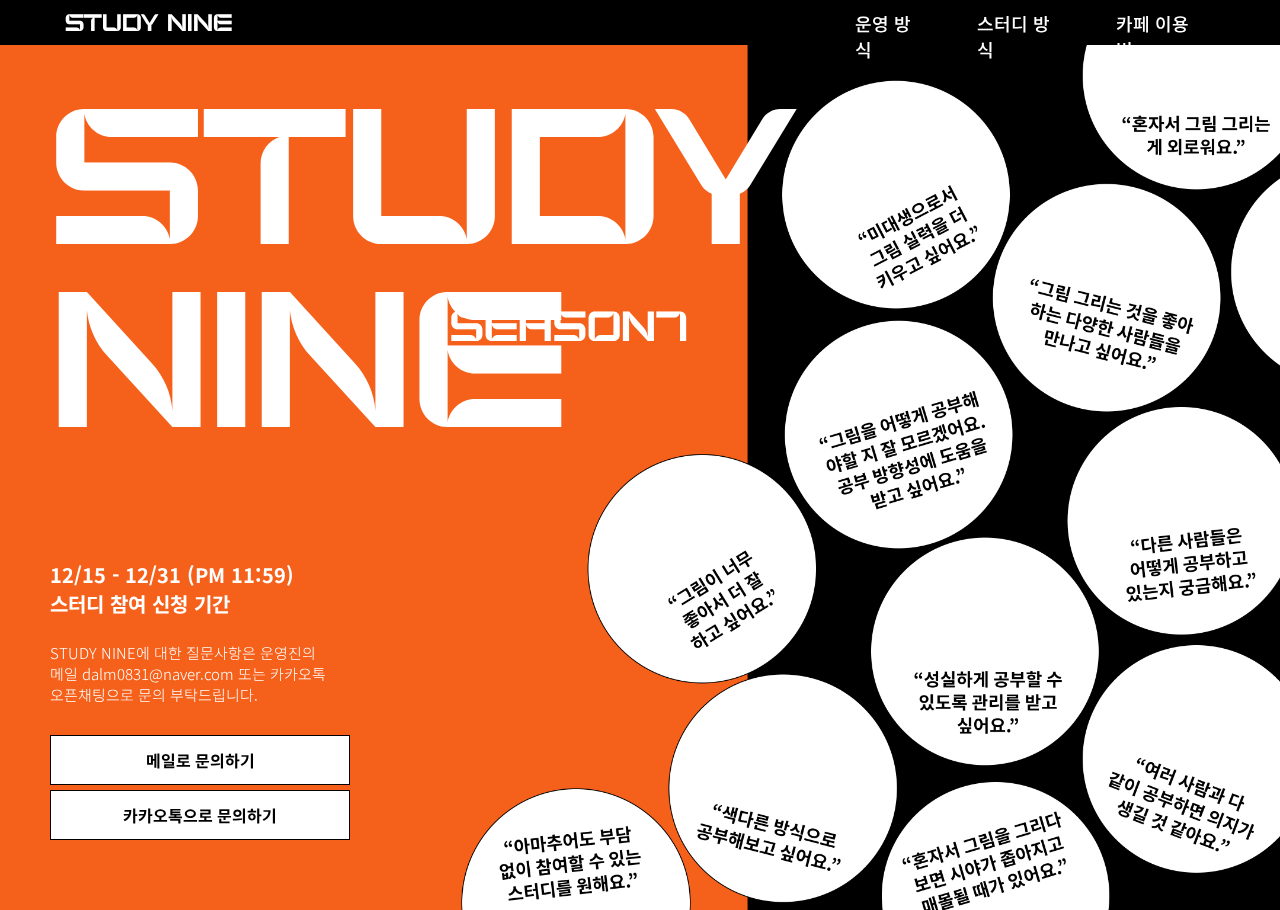
<file: index.html>
<!DOCTYPE html>
<html lang="ko">
<head>
    <meta charset="UTF-8">
    <meta http-equiv="X-UA-Compatible" content="IE=edge">
    <meta name="viewport" content="width=device-width, initial-scale=1.0">
    <title>STUDY NINE SEASON 7</title>
    <link rel="stylesheet" href="css/style.css">
    <div class="bg-img">
        <img src="img/bg-img-2.png" alt="배경이미지">
    </div>
    <script src="js/script.js"></script>
    <style>
        @import url('https://fonts.googleapis.com/css2?family=Noto+Sans+KR:wght@100;300;400;500;700;900&display=swap');
    </style>

    
</head>
<body>
    <div class="nav flex">
        <div class="logo"><a href="index.html"><h1>STUDY NINE</h1></a></div>
        <div class="wrapper">
            <ul class="gnb flex">
                <li><a href="system-info.html">운영 방식</a></li>
                <li><a href="#">스터디 방식</a></li>
                <li><a href="#">카페 이용법</a></li>
            </ul>
        </div>
    </div>

    <div class="wrap">
        <section class="tit">
            <div class="main">
                <h1>STUDY<br>NINE</h1>
                <h1 id="season">SEASON7</h1>
            </div>
        </section>
        
        <div class="all-info">
            <section class="info">
                <h2>12/15 - 12/31 (PM 11:59)</h2>
                <h2>스터디 참여 신청 기간</h2><br>
                <h3>STUDY NINE에 대한 질문사항은 운영진의<br>
                    메일 dalm0831@naver.com 또는 카카오톡<br>
                    오픈채팅으로 문의 부탁드립니다.</h3>
            </section>
    
            <section class="button">
                <ul class="ask">
                    <li><button class="square-button"><a href="#">메일로 문의하기</a></button></li>
                    <li><button class="square-button"><a href="#">카카오톡으로 문의하기</a></button></li>
                </ul>
            </section>
        </div>
    </div>
</body>
</html>
</file>
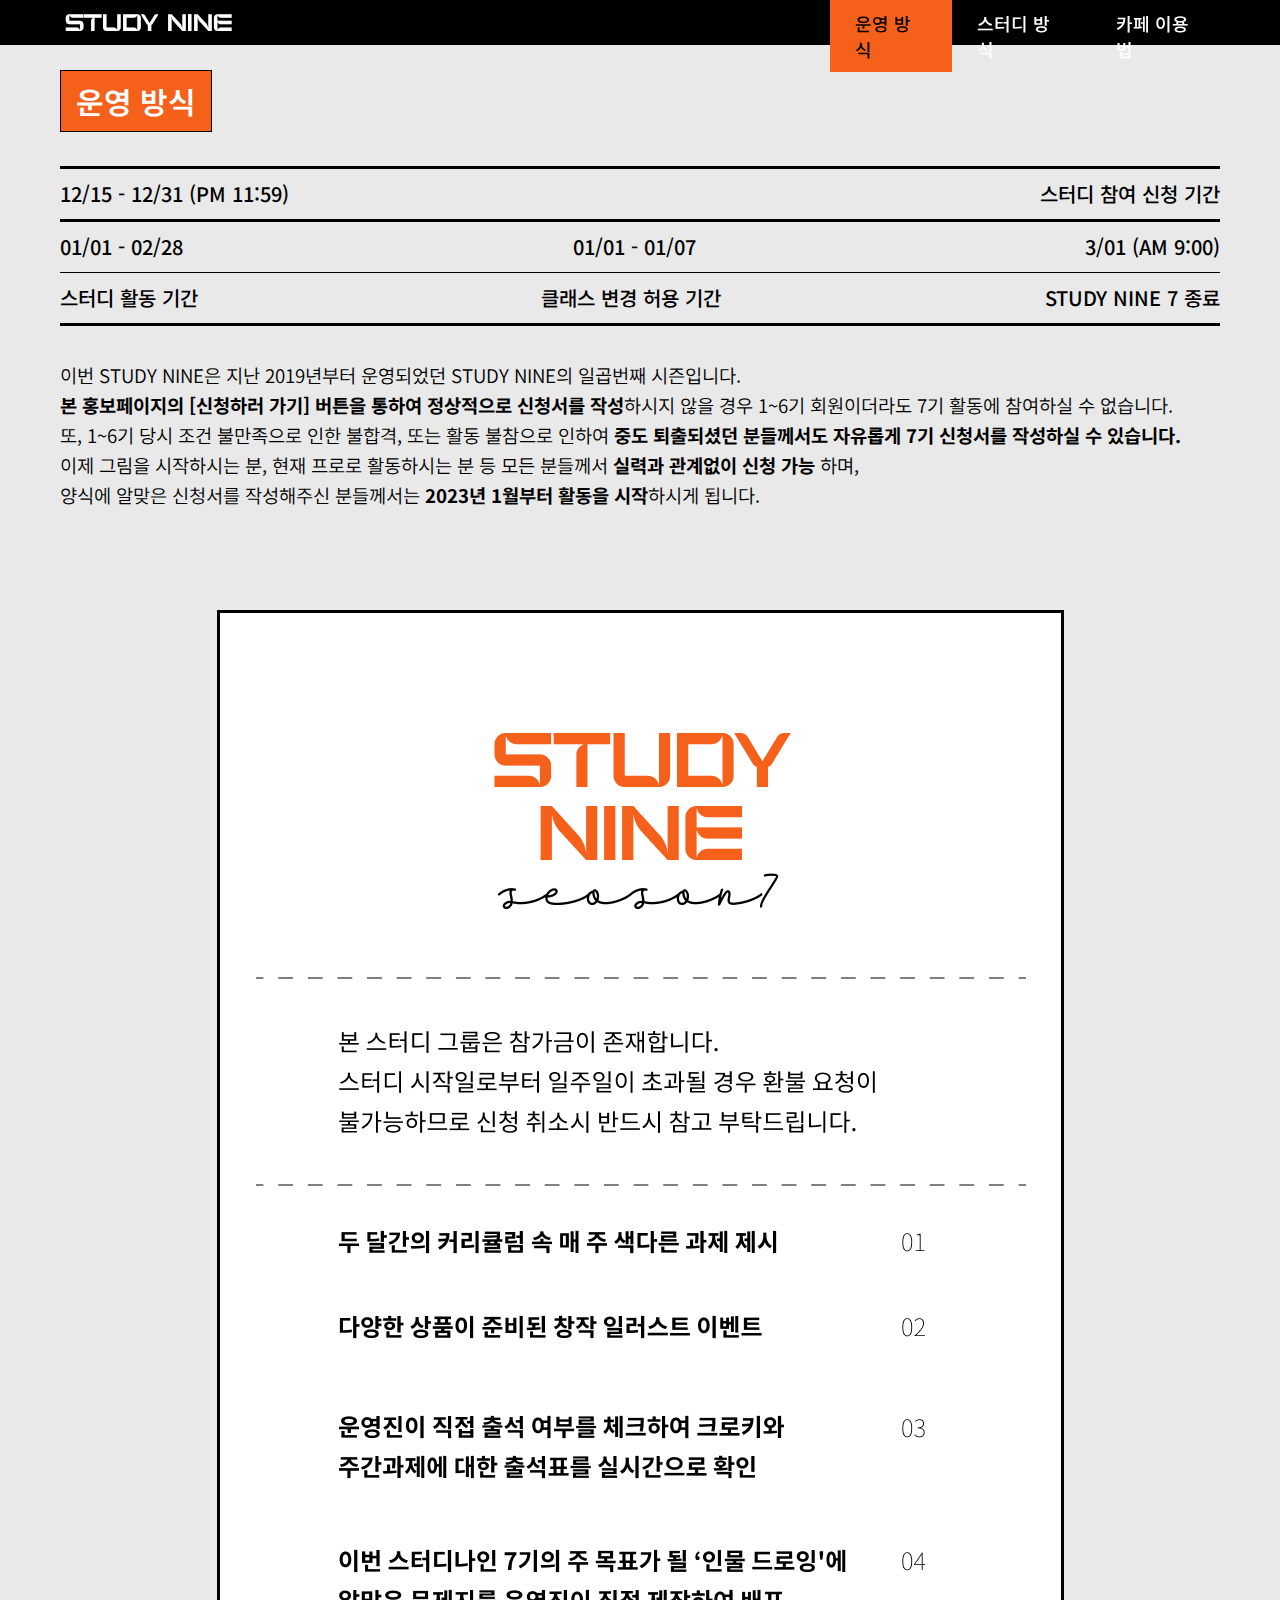
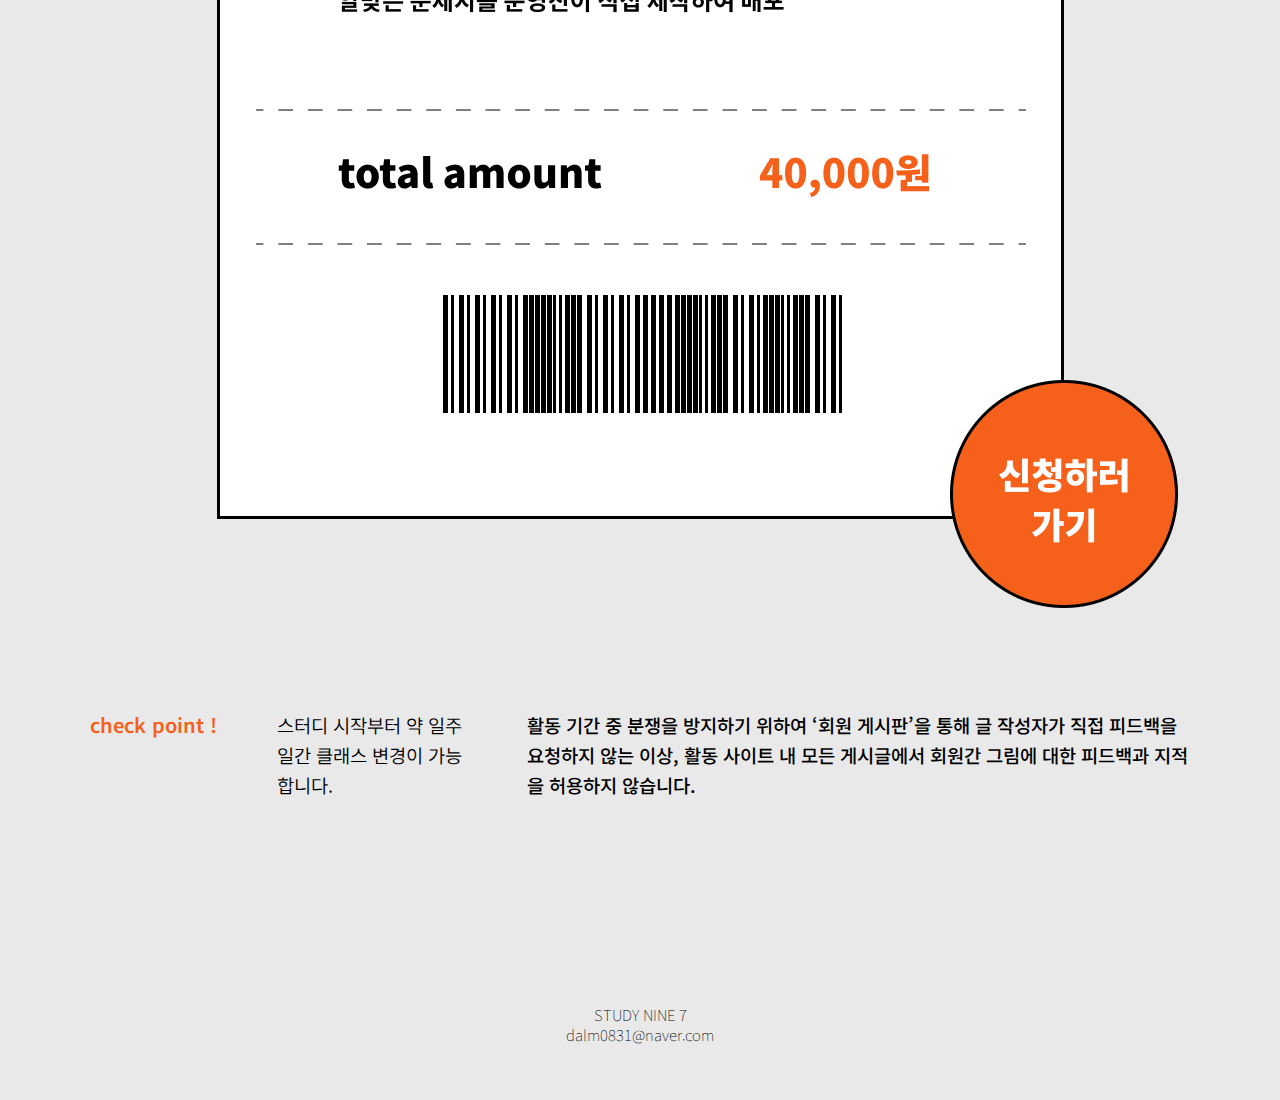
<file: system-info.html>
<!DOCTYPE html>
<html lang="ko">
<head>
    <meta charset="UTF-8">
    <meta http-equiv="X-UA-Compatible" content="IE=edge">
    <meta name="viewport" content="width=device-width, initial-scale=1.0">
    <title>운영 방식</title>
    <link rel="stylesheet" href="css/system.css">
    <style>
        @import url('https://fonts.googleapis.com/css2?family=Noto+Sans+KR:wght@100;300;400;500;700;900&display=swap');
    </style>
</head>

<body>
    <div class="nav flex">
        <div class="logo"><a href="index.html"><h1>STUDY NINE</h1></a></div>
        <div class="wrapper-nav">
            <ul class="gnb flex">
                <li class="on"><a href="system-info.html">운영 방식</a></li>
                <li><a href="#">스터디 방식</a></li>
                <li><a href="#">카페 이용법</a></li>
            </ul>
        </div>
    </div>
    <div class="wrap">
        <div class="tit"><h2>운영 방식</h2></div>
        <br>
        <div class="line-thick"></div>
        <ul class="cal">
            <li><h3>12/15 - 12/31 (PM 11:59)</h3></li>
            <li><h3>스터디 참여 신청 기간</h3></li>
        </ul>
        <div class="line-thick"></div>
        <ul class="cal">
            <li><h3>01/01 - 02/28</h3></li>
            <li><h3>01/01 - 01/07</h3></li>
            <li><h3>3/01 (AM 9:00)</h3></li>
        </ul>
        <div class="line"></div>
        <ul class="cal">
            <li><h3>스터디 활동 기간&nbsp;&nbsp;&nbsp;</h3></li> 
            <li><h3>클래스 변경 허용 기간</h3></li>
            <li><h3>STUDY NINE 7 종료</h3></li>
        </ul>
        <div class="line-thick"></div>
        <br>
        <div class="info">
            <h3>이번 STUDY NINE은 지난 2019년부터 운영되었던 STUDY NINE의 일곱번째 시즌입니다.
                <br><b>본 홍보페이지의 [신청하러 가기] 버튼을 통하여 정상적으로 신청서를 작성</b>하시지 않을 경우 1~6기 회원이더라도 7기 활동에 참여하실 수
                없습니다. <br>또, 1~6기 당시 조건 불만족으로 인한 불합격, 또는 활동 불참으로 인하여 <b>중도 퇴출되셨던 분들께서도 자유롭게 7기 신청서를
                    작성하실 수 있습니다.</b><br>이제 그림을 시작하시는 분, 현재 프로로 활동하시는 분 등 모든 분들께서 <b>실력과 관계없이 신청 가능</b>
                    하며,<br>양식에 알맞은 신청서를 작성해주신 분들께서는 <b>2023년 1월부터 활동을 시작</b>하시게 됩니다.
            </h3>
        </div>

        <div class="wrapper">
            <div class="apply">
                <img src="img/receipt.png" alt="요금">
                <div class="apply-button">
                    <a href="#"><img src="img/apply.png" alt="신청하기"></a>
                </div>
            </div>
        </div>

        <div class="checkpoint">
            <ul>
                <li class="cp1">
                    <h3>check point !</h3>
                </li>
                <li class="cp2">
                    <h3>스터디 시작부터 약 일주일간
                        클래스 변경이 가능합니다.</h3>
                </li>
                <li class="cp3">
                    <h3>활동 기간 중 분쟁을 방지하기 위하여 ‘회원 게시판’을 통해 글 작성자가 직접 피드백을 요청하지 않는 이상, 활동 사이트 내 모든 게시글에서 회원간 그림에 대한 피드백과 지적을 허용하지 않습니다.</h3>
                </li>
            </ul>
        </div>


    </div>
    <footer>
        <div class="footer-wrapper">
            <h3>
                STUDY NINE 7<br>dalm0831@naver.com
            </h3>
        </div>
    </footer>
</body>
</html>
</file>
<file: css/style.css>
@font-face {
    font-family: 'Acosta Regular';
    font-style: normal;
    font-weight: normal;
    src: local('Acosta Regular'), url('../fonts/Acosta.woff') format('woff');
}

* {
    margin: 0;
    padding: 0;
    color: #fff;
    font-family: 'Noto Sans KR', sans-serif;
}

ul {
    list-style: none;
}

a {
    text-decoration: none;
    color: inherit;
}

img {
    border: 0;
    vertical-align: top;
}

body{
    background-color: #000;
    margin: 0;
    overflow: hidden;
}

h1{
    font-family:'Acosta Regular';
    font-weight:normal;
}

h2,h3{
    font-family: 'Noto Sans KR', sans-serif;
    font-weight: 400;
}

.clearfix::after {
    content: "";
    display: table;
    clear: both;
}

.wrap {
    margin: 0 0;
    margin-right: 60px;
    padding: 50px;
    height: auto;
    width: 700px;
    z-index: 5;

    position: fixed;
    top: 50px;
}

.bg-img img{
    width: 100%;
}

/* nav css */

.nav{
    width: 100%;
    height: 45px;
    background-color: #000;
    color: #fff;
    position: fixed;
    z-index: 10;
    left: 0;
    top: 0;
}

.nav .wrapper-nav{
    width: 450px;
}

.flex{
    display: flex; 
    justify-content: space-between;
}

.nav a{
    display: block;
	padding: 13px 15px;
}

.nav .logo{
    margin-left: 50px;
}

.nav .logo h1{
    font-size:20px;
}

.nav .gnb{
    width: 400px;
    margin-right: 50px;
}

.nav .gnb .on{
    background: #F5601B;
	color: #000;
}

.nav .gnb li a{
    padding: 10px 25px;
    font-size: 18px;
    font-weight: 500;
}

.nav .gnb li a:hover{
    background: #F5601B;
	color: #000;
	transition: all 0.5s;  
}

/* main page css */

.square-button {
    width: 300px;
    height: 50px;
    background-color: #fff;
    border: 1px solid #000;
    color: #000;
    font-size: 16px;
    font-weight: bold;
    cursor: circle;
}

.square-button:hover{
    background-color: #000;
    border: 1px solid #fff;
    color: #F5601B;
    transition: all 0.3s;  
}

.tit{
    position: relative;
}
.tit .main{
    font-size: 80px;
}
.tit #season{
    position: absolute;
    top: 210px;
    left: 400px;
    font-size: 35px;
}

.all-info{
    position: fixed;
    bottom: 60px;
}

.info{
    margin-top: 80px;
}
.info h2{
    font-size: 20px;
    font-weight: 700;
}
.info h3{
    
    font-size: 15px;
    font-weight: 300;
}

.button{
    margin-top: 30px;
}

.button .ask li{
    margin-top: 5px;
}
</file>
<file: css/system.css>
@font-face {
    font-family: 'Acosta Regular';
    font-style: normal;
    font-weight: normal;
    src: local('Acosta Regular'), url('../fonts/Acosta.woff') format('woff');
}

* {
    margin: 0;
    padding: 0;
    font-family: 'Noto Sans KR', sans-serif;
}

ul {
    list-style: none;
}

a {
    text-decoration: none;
    color: inherit;
}

img {
    border: 0;
    vertical-align: top;
}

body{
    background-color: #e9e9e9;
}

h1{
    font-family:'Acosta Regular';
    font-weight:normal;
}

h2,h3{
    font-family: 'Noto Sans KR', sans-serif;
    font-weight: 350;
    line-height: 30px;
}

.clearfix::after {
    content: "";
    display: table;
    clear: both;
}

.wrap {
    margin: 70px auto;
    margin-left: 60px;
    margin-right: 60px;
    height: 100%;
    position: relative;    
}

/* nav css */

.nav{
    width: 100%;
    height: 45px;
    background-color: #000;
    color: #fff;
    position: fixed;
    z-index: 10;
    left: 0;
    top: 0;
}

.nav .wrapper-nav{
    width: 450px;
}

.flex{
    display: flex; 
    justify-content: space-between;
}

.nav a{
    display: block;
	padding: 13px 15px;
}

.nav .logo{
    margin-left: 50px;
}

.nav .logo h1{
    font-size:20px;
}

.nav .gnb{
    width: 400px;
    margin-right: 50px;
}

.nav .gnb .on{
    background: #F5601B;
	color: #000;
}

.nav .gnb li a{
    padding: 10px 25px;
    font-size: 18px;
    font-weight: 500;
}

.nav .gnb li a:hover{
    background: #F5601B;
	color: #000;
	transition: all 0.5s;  
}

/* page */

.tit {
    width: 150px;
    height: 60px;
    background-color: #F5601B;
    border: 1px solid #000;
    display: flex; 
    justify-content: center; 
    align-items: center;
}

.tit h2{
    color: #fff;
    font-size: 30px;
    font-weight: 600;
}

.cal {
    display: flex; 
    justify-content: space-between;
}

.cal h3{
    font-size: 20px;
    font-weight: 500;
}

.line {
    height: 1px;
    background-color: black;
    width: 100%;
    margin-bottom: 10px;
    margin-top: 10px;
}

.line-thick {
    height: 3px;
    background-color: black;
    width: 100%;
    margin-bottom: 10px;
    margin-top: 10px;
}

.info{
    text-align: left;
}

.wrapper {
    height: 1800px;
    width: 1200px;
    position: relative;
    left: 50%;
    top: 1000px;
    transform: translate(-50%, -50%);
}

.apply {
    display: flex; 
    justify-content: center; 
    align-items: center;
    position: relative;
}

.apply .apply-button{
    position: absolute;
    left: 910px;
    top: 1370px;
}

.checkpoint ul{
    display: flex; 
    justify-content: center; 
    align-items: flex-start;
}

.checkpoint ul li{
    padding: 0 30px;
}

.checkpoint ul .cp1{
    flex-shrink: 0;
}

.checkpoint ul .cp1 h3{
    font-size: 20px;
    font-weight: 600;
    color:#F5601B;
}

.checkpoint ul .cp3 h3{
    font-weight: 500;
}

footer{
    width: 100%;
    height: 150px;
    margin-top: 150px;
    display: flex;
    justify-content: center;
    align-items: center;
}

footer .footer-wrapper{
    width: 1200px;
    text-align: center;
}

footer h3{
    font-size: 15px;
    font-weight: 100;
    line-height: 20px;
}
</file>
